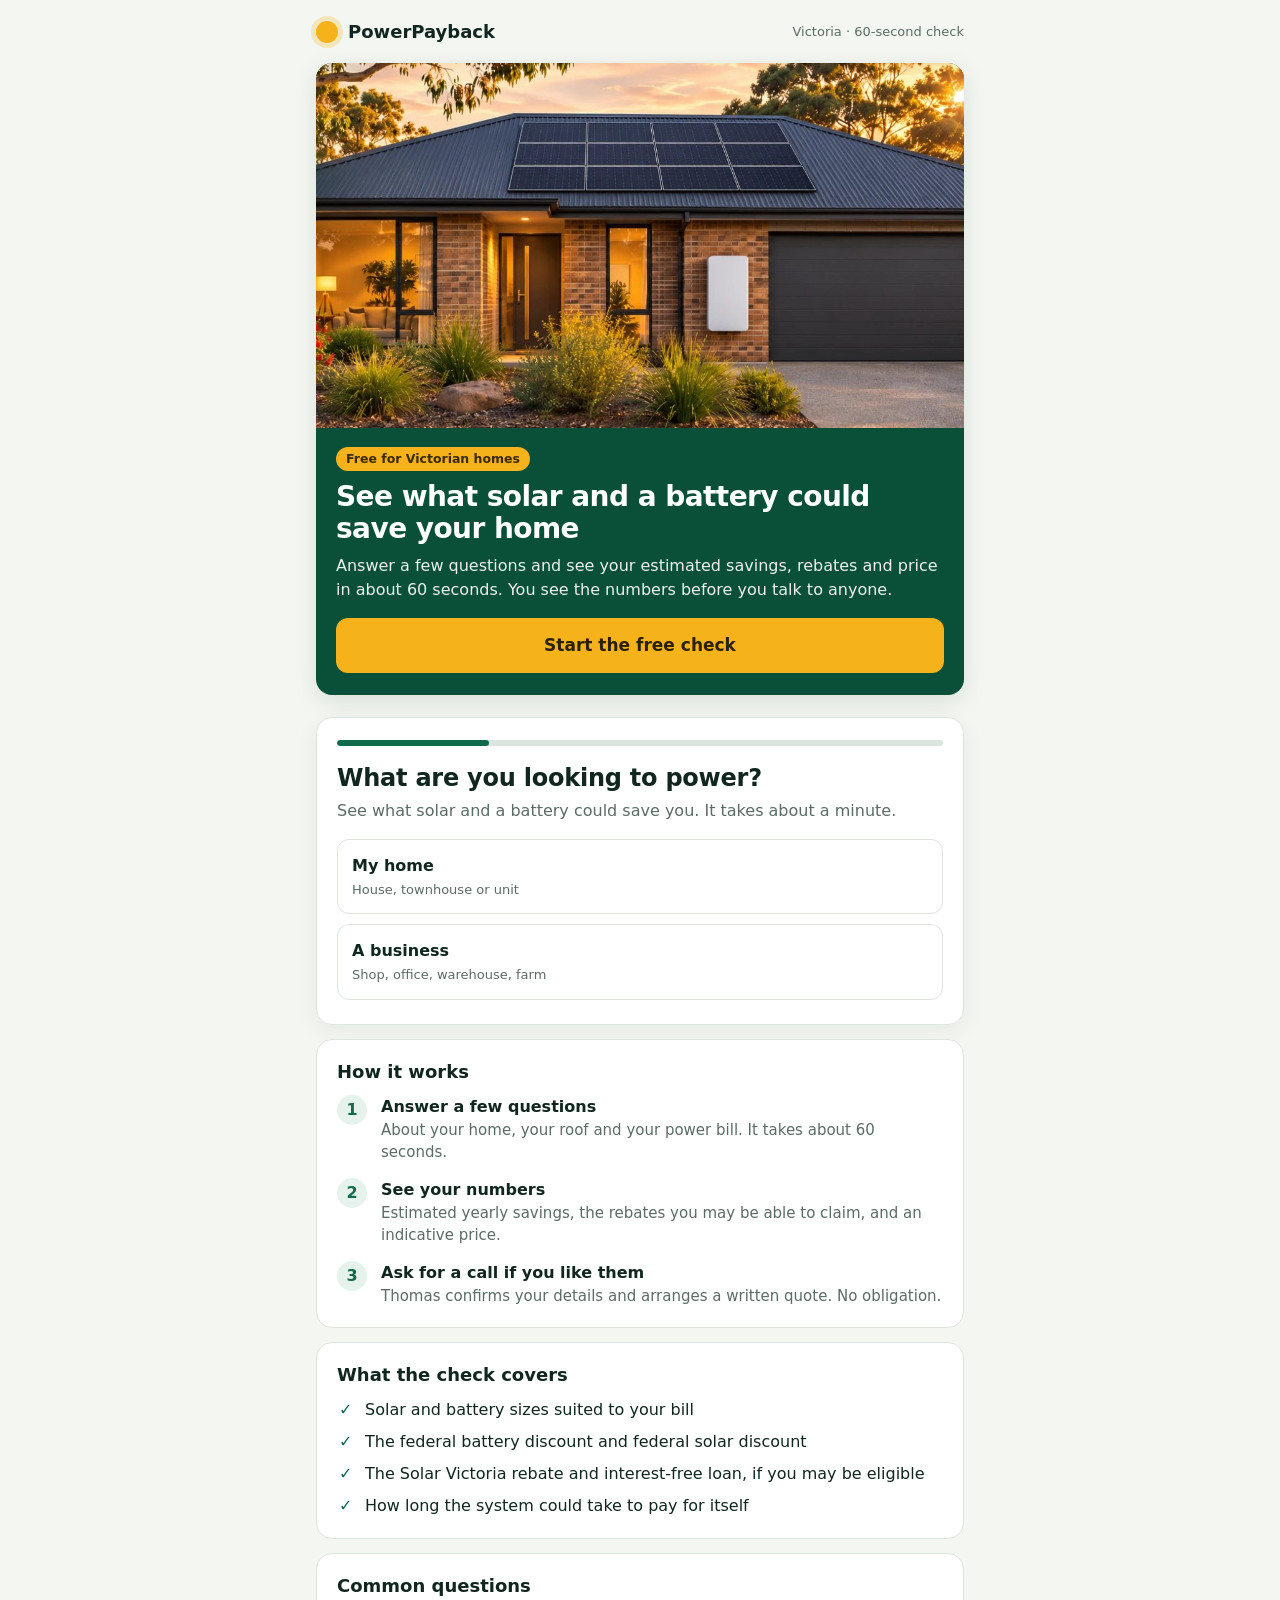
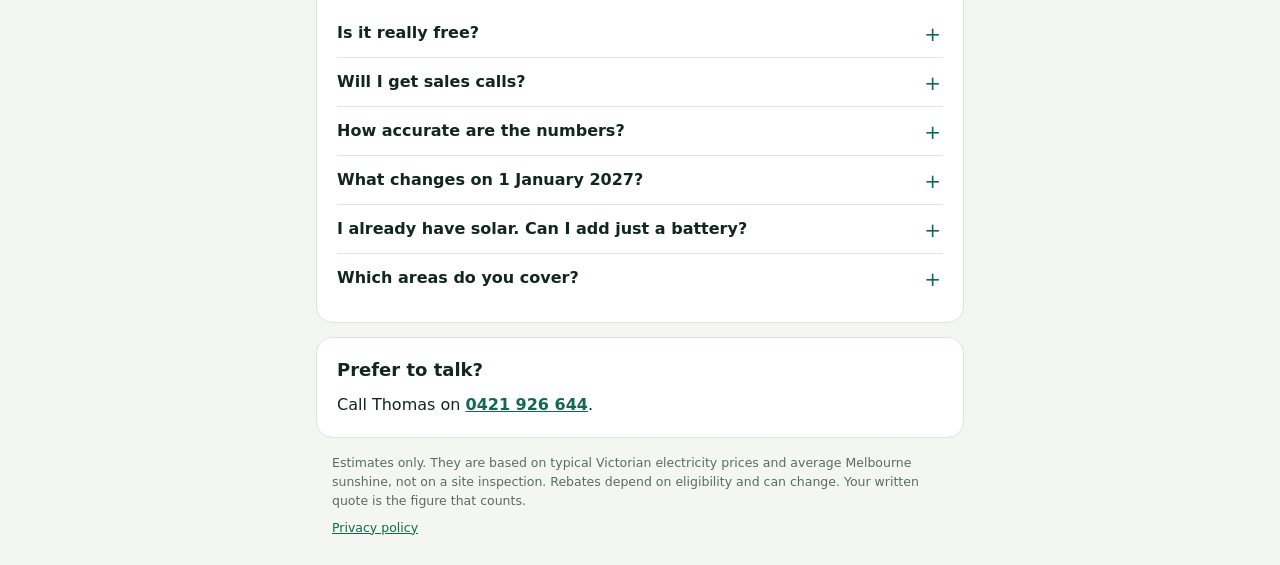
<file: index.html>
<!doctype html>
<html lang="en-AU">
<head>
<meta charset="utf-8">
<meta name="viewport" content="width=device-width, initial-scale=1">
<title>Solar &amp; Battery Savings Check for Victorian Homes | PowerPayback</title>
<link rel="canonical" href="https://getpowerpayback.com/">
<meta name="description" content="Free 60-second check for Victorian homes. See what solar and a battery could save you, which rebates you may be able to claim, and an indicative price.">
<link rel="icon" href="favicon.svg" type="image/svg+xml">
<meta property="og:type" content="website">
<meta property="og:site_name" content="PowerPayback">
<meta property="og:title" content="See what solar and a battery could save you">
<meta property="og:description" content="A free 60-second savings check for Victorian homes. See your estimated savings, rebates and price before you talk to anyone.">
<meta property="og:url" content="https://getpowerpayback.com/">
<meta property="og:image" content="https://getpowerpayback.com/assets/share.jpg">
<meta property="og:image:width" content="1200">
<meta property="og:image:height" content="630">
<meta name="twitter:card" content="summary_large_image">
<link rel="stylesheet" href="styles.css">
</head>
<body>
<header class="top">
  <div class="brand"><span class="sun" aria-hidden="true"></span><span id="brandName"></span></div>
  <div class="top-note">Victoria · 60-second check</div>
</header>

<!-- Shown to people who arrive without an ad tag (for example from the Facebook Page). -->
<section id="hero" class="home-hero" aria-label="About PowerPayback">
  <img src="assets/hero.jpg" width="1040" height="650" alt="A single-storey Victorian brick home with solar panels on the roof and a battery on the wall">
  <div class="home-hero-copy">
    <p class="kicker">Free for Victorian homes</p>
    <p class="home-title">See what solar and a battery could save your home</p>
    <p class="home-sub">Answer a few questions and see your estimated savings, rebates and price in about 60 seconds. You see the numbers before you talk to anyone.</p>
    <a class="btn" href="#app">Start the free check</a>
  </div>
</section>

<main id="app" class="card" aria-live="polite"></main>

<!-- Shown under the first question, hidden once the quiz is under way. -->
<div id="info" class="info">
  <section class="panel">
    <h2>How it works</h2>
    <ol class="how">
      <li><b>Answer a few questions</b><span>About your home, your roof and your power bill. It takes about 60 seconds.</span></li>
      <li><b>See your numbers</b><span>Estimated yearly savings, the rebates you may be able to claim, and an indicative price.</span></li>
      <li><b>Ask for a call if you like them</b><span><span class="salesName">A specialist</span> confirms your details and arranges a written quote. No obligation.</span></li>
    </ol>
  </section>

  <section class="panel">
    <h2>What the check covers</h2>
    <ul class="ticks">
      <li>Solar and battery sizes suited to your bill</li>
      <li>The federal battery discount and federal solar discount</li>
      <li>The Solar Victoria rebate and interest-free loan, if you may be eligible</li>
      <li>How long the system could take to pay for itself</li>
    </ul>
  </section>

  <section class="panel">
    <h2>Common questions</h2>
    <details>
      <summary>Is it really free?</summary>
      <p>Yes. The check is free and there is no obligation to buy anything.</p>
    </details>
    <details>
      <summary>Will I get sales calls?</summary>
      <p>Only if you ask for a quote at the end. You can see your estimate without entering any contact details. If you do ask for a quote, your details go only to the solar retailer and installer who would do the job, and you can opt out at any time. See our <a href="privacy.html">privacy policy</a>.</p>
    </details>
    <details>
      <summary>How accurate are the numbers?</summary>
      <p>They are estimates, based on typical Victorian electricity prices and average Melbourne sunshine. Your firm price comes in a written quote after your roof and switchboard are checked.</p>
    </details>
    <details>
      <summary>What changes on 1 January 2027?</summary>
      <p>The federal battery discount steps down on 1 January 2027. It is based on the date the battery is installed, not the date it is ordered.</p>
    </details>
    <details>
      <summary>I already have solar. Can I add just a battery?</summary>
      <p>Yes. Tell the check you already have panels and it will estimate what a battery alone could save you.</p>
    </details>
    <details>
      <summary>Which areas do you cover?</summary>
      <p>Homes in Victoria.</p>
    </details>
  </section>

  <section class="panel contact" id="contact" hidden>
    <h2>Prefer to talk?</h2>
    <p>Call <span class="salesName">us</span> on <a id="phoneLink" href="#"></a>.</p>
  </section>
</div>

<footer class="foot">
  <p>Estimates only. They are based on typical Victorian electricity prices and average Melbourne sunshine, not on a site inspection. Rebates depend on eligibility and can change. Your written quote is the figure that counts.</p>
  <p><a href="privacy.html">Privacy policy</a></p>
</footer>

<script src="config.js"></script>
<script src="calc.js"></script>
<script src="app.js"></script>
<script>
(function () {
  var C = window.SL_CONFIG || {};
  var app = document.getElementById("app");
  // Ad links carry a tag (?fb-deadline, ?fb-solar) and go straight to the quiz.
  if (!location.search) document.body.classList.add("home");

  // Ad visitors get a short opening above the first question that matches the ad they tapped.
  // "test-deadline" and "test-solar" show the same openings for checking.
  var tag = location.search.replace(/^\?/, "").split("&")[0].replace(/^test-/, "fb-");
  var step = C.rebates && C.rebates.batteryStepDown;
  var stepAhead = step && new Date(step.date + "T00:00:00") > new Date();
  var noDetails = " You see your numbers before you give any contact details.";
  var openings = {
    "fb-deadline": stepAhead && {
      title: "The battery discount drops on " + step.label,
      sub: "See what a battery could save your home, and what it would cost at today's discount." + noDetails },
    "fb-solar": {
      title: "Got solar? See what a battery would add",
      sub: "Use your spare solar power at night. See what a battery could save you, and what it would cost after the discounts." + noDetails },
    "fb-callback": {
      kicker: "Free call back for Victorian homes",
      title: "Thinking about solar or a battery?",
      sub: "Leave your number and " + (C.salesName || "a local solar specialist") + " will call you with straight answers on savings, rebates and price. No obligation." }
  };
  var opening = openings[tag];
  if (opening) {
    document.body.classList.add("ad");
    if (tag === "fb-callback") document.body.classList.add("callback");
    document.querySelector(".kicker").textContent = opening.kicker || "Free 60-second savings check";
    document.querySelector(".home-title").textContent = opening.title;
    document.querySelector(".home-sub").textContent = opening.sub;
  }

  if (C.salesName) {
    var names = document.querySelectorAll(".salesName");
    for (var i = 0; i < names.length; i++) names[i].textContent = C.salesName;
  }
  if (C.phone) {
    var a = document.getElementById("phoneLink");
    a.textContent = C.phone;
    a.href = "tel:" + C.phone.replace(/[^\d+]/g, "");
    document.getElementById("contact").hidden = false;
  }

  // Hide the hero and info sections once someone is past the first question.
  var h = app.querySelector("h1");
  var first = h ? h.textContent : "";
  function sync() {
    var now = app.querySelector("h1");
    document.body.classList.toggle("in-quiz", !now || now.textContent !== first);
  }
  new MutationObserver(sync).observe(app, { childList: true });
})();
</script>
</body>
</html>
</file>
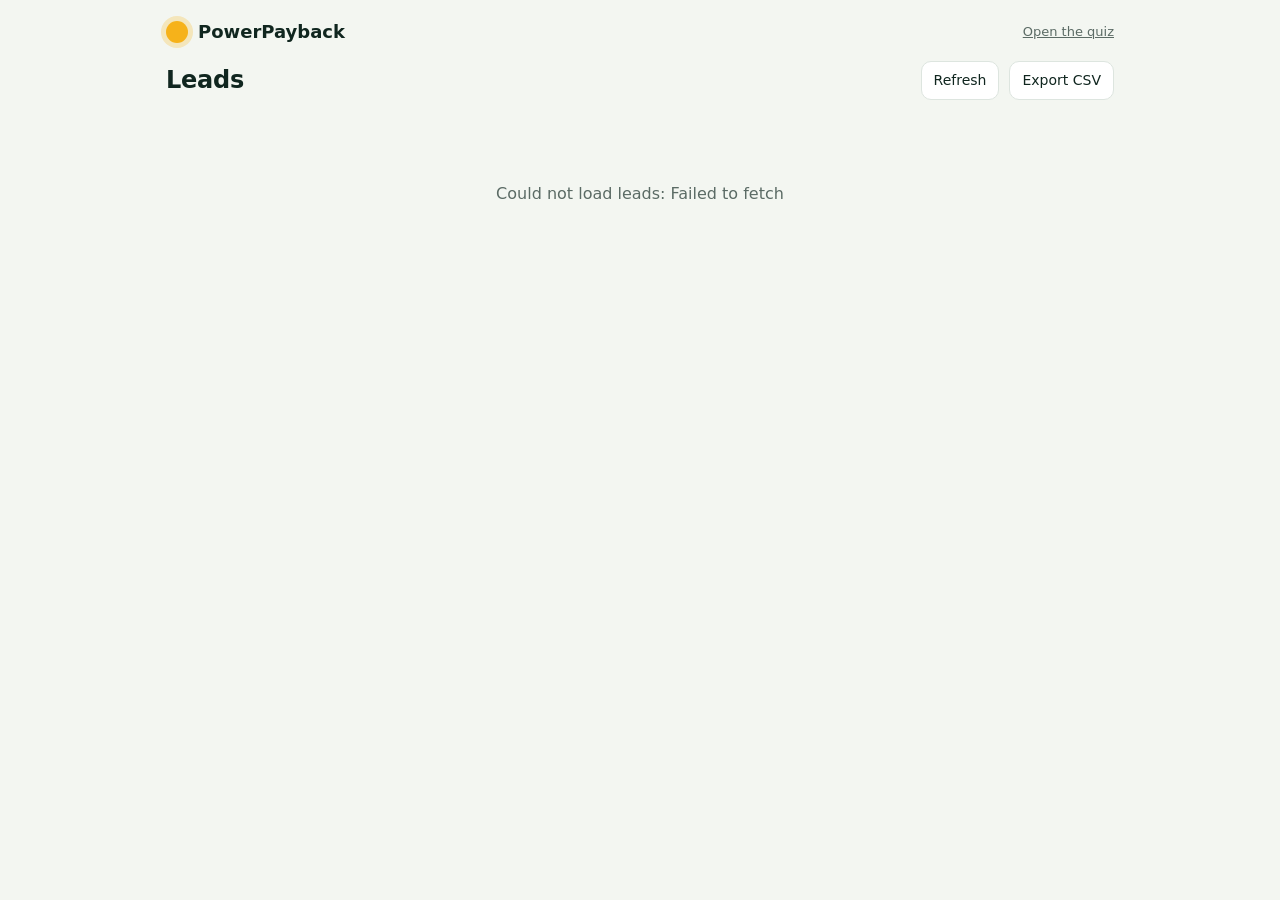
<file: dashboard.html>
<!doctype html>
<html lang="en-AU">
<head>
<meta charset="utf-8">
<meta name="viewport" content="width=device-width, initial-scale=1">
<meta name="robots" content="noindex">
<title>Lead Dashboard</title>
<link rel="stylesheet" href="styles.css">
<style>
  .wrap { width: 100%; max-width: 980px; margin: 0 auto; padding: 0 16px 40px; }
  .bar-top { display: flex; flex-wrap: wrap; gap: 10px; align-items: center; margin: 6px 0 14px; }
  .bar-top h1 { margin: 0; flex: 1 1 200px; }
  .chip { border: 1.5px solid var(--line); background: #fff; border-radius: 99px; padding: 7px 14px; font: inherit; font-size: 14px; cursor: pointer; color: var(--ink); }
  .chip.on { background: var(--ink); color: #fff; border-color: var(--ink); }
  .mini { border: 1.5px solid var(--line); background: #fff; border-radius: 10px; padding: 8px 12px; font: inherit; font-size: 14px; cursor: pointer; color: var(--ink); }
  .counts { display: grid; grid-template-columns: repeat(4, 1fr); gap: 8px; margin-bottom: 14px; }
  .lead { background: #fff; border: 1px solid var(--line); border-radius: 14px; padding: 14px 16px; margin-bottom: 10px; }
  .lead-head { display: flex; flex-wrap: wrap; gap: 8px 12px; align-items: center; }
  .lead-head .nm { font-weight: 700; font-size: 17px; flex: 1 1 160px; }
  .badge { font-size: 12.5px; font-weight: 700; color: #fff; border-radius: 99px; padding: 3px 10px; }
  .badge.Hot { background: var(--hot); } .badge.Warm { background: var(--warm); } .badge.Cold { background: var(--cold); }
  .lead a { color: var(--green); font-weight: 600; text-decoration: none; }
  .lead .meta { color: var(--muted); font-size: 14px; margin: 6px 0 0; }
  .lead .facts { font-size: 14px; margin: 6px 0 0; }
  .lead-foot { display: grid; grid-template-columns: 150px 1fr; gap: 8px; margin-top: 10px; }
  .lead-foot select, .lead-foot input { padding: 9px 10px; font-size: 14px; }
  .empty { text-align: center; color: var(--muted); padding: 40px 16px; }
  .mode { font-size: 13px; color: var(--muted); margin: 0 0 12px; }
  @media (max-width: 560px) { .counts { grid-template-columns: 1fr 1fr; } .lead-foot { grid-template-columns: 1fr; } }
</style>
</head>
<body>
<header class="top" style="max-width:980px">
  <div class="brand"><span class="sun" aria-hidden="true"></span><span id="brandName"></span></div>
  <div class="top-note"><a href="index.html" style="color:inherit">Open the quiz</a></div>
</header>
<div class="wrap">
  <div class="bar-top">
    <h1>Leads</h1>
    <button class="mini" id="refresh" type="button">Refresh</button>
    <button class="mini" id="export" type="button">Export CSV</button>
  </div>
  <p class="mode" id="mode"></p>
  <div class="counts" id="counts"></div>
  <div class="bar-top" id="filters"></div>
  <div id="list"></div>
</div>
<script src="config.js"></script>
<script src="dashboard.js"></script>
</body>
</html>
</file>
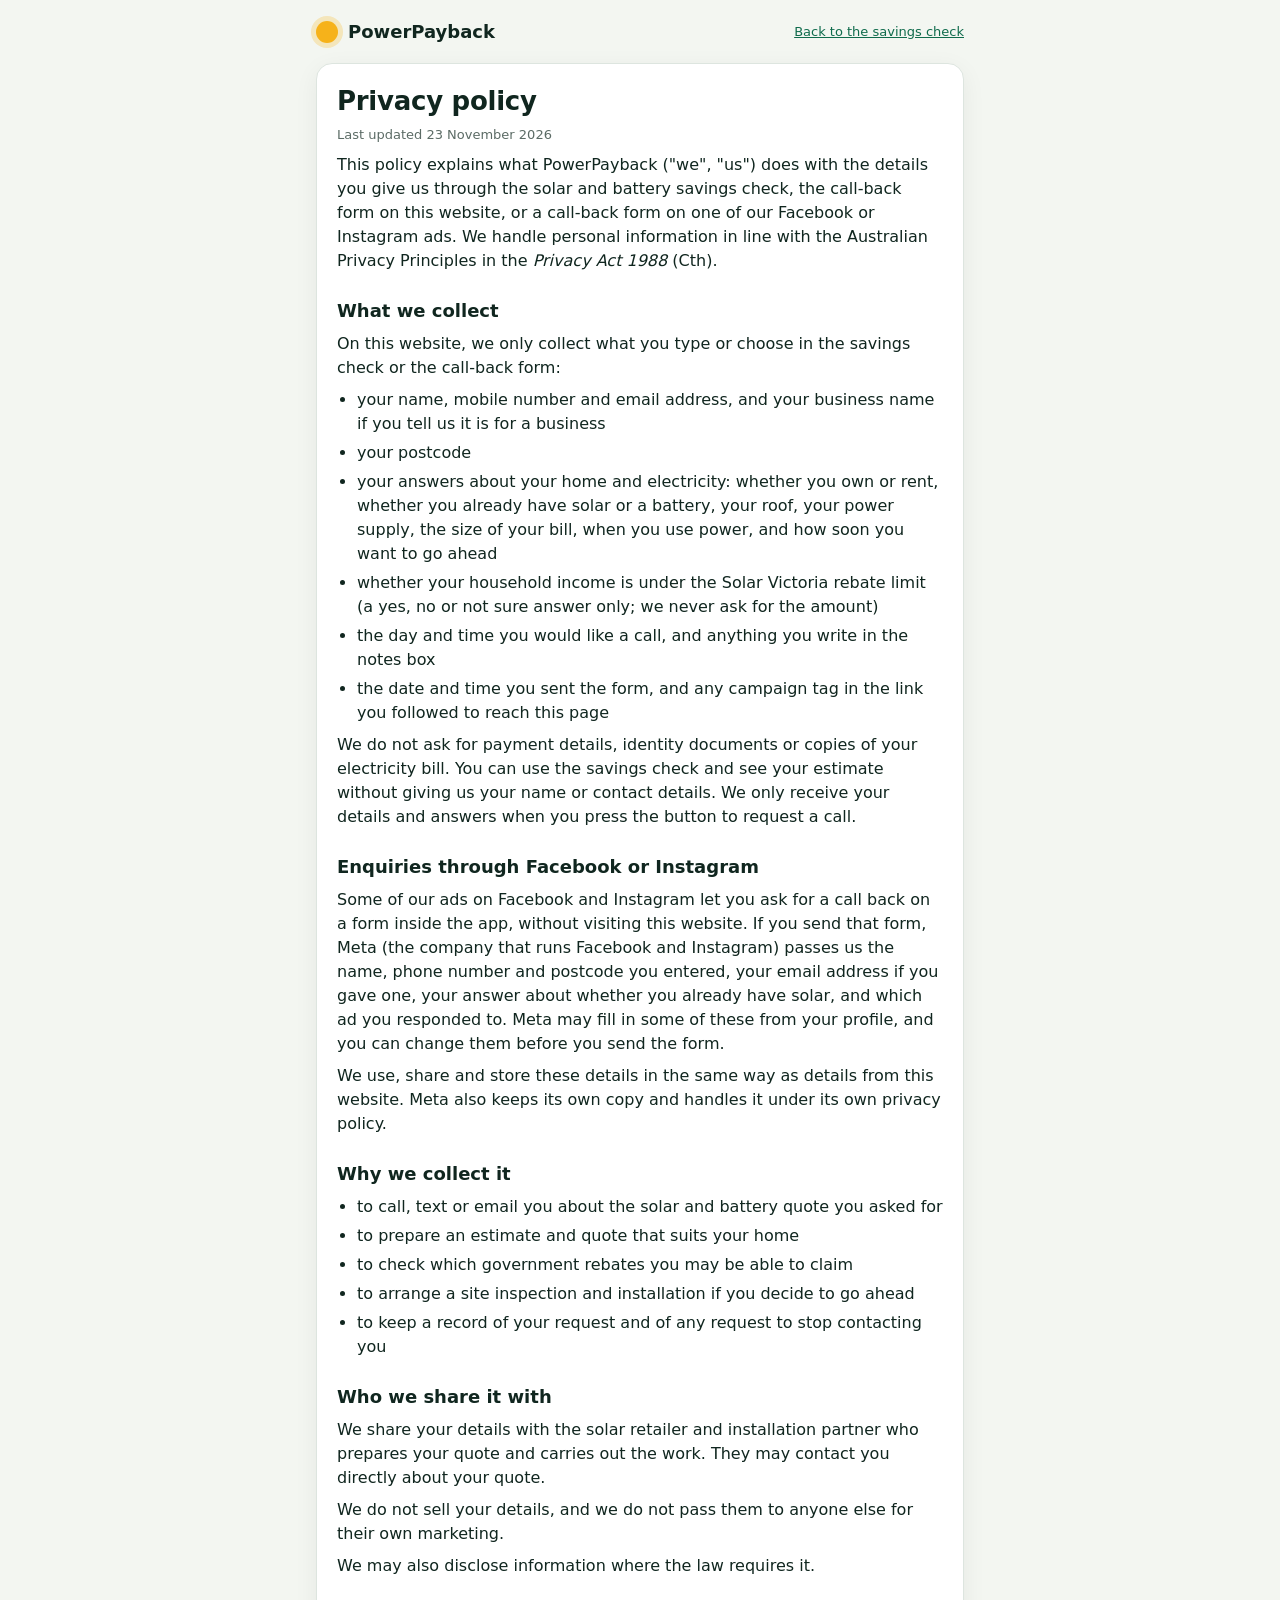
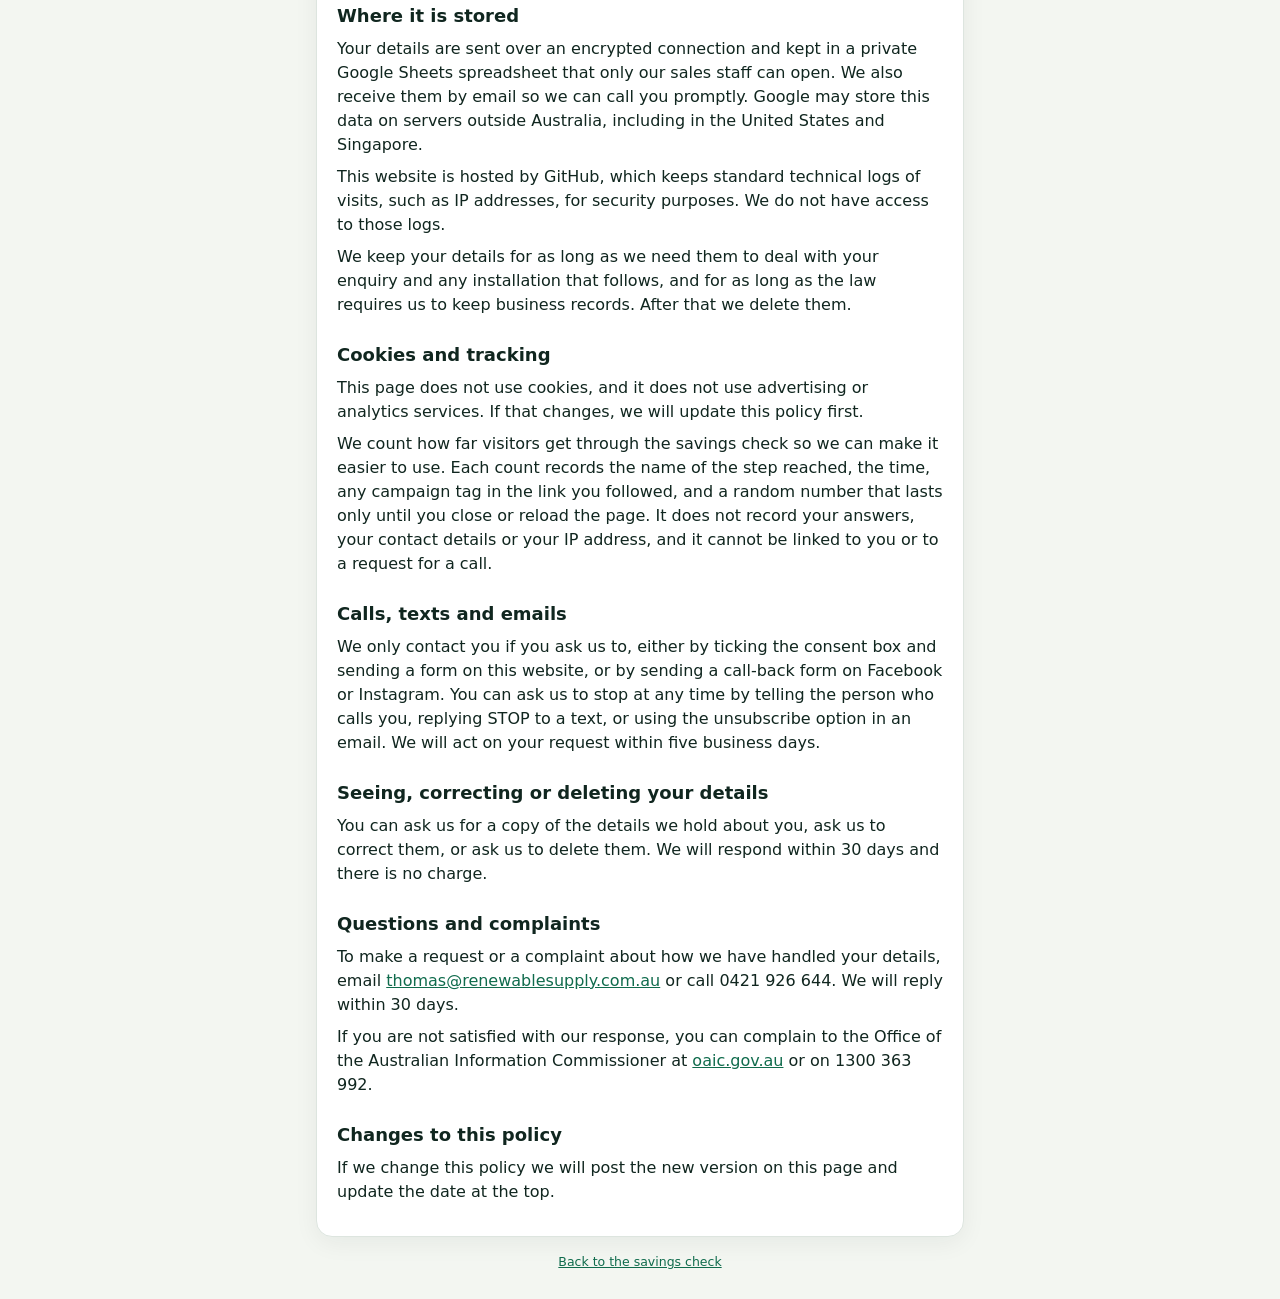
<file: privacy.html>
<!doctype html>
<html lang="en-AU">
<head>
<meta charset="utf-8">
<meta name="viewport" content="width=device-width, initial-scale=1">
<title>Privacy Policy | Solar &amp; Battery Savings Check</title>
<meta name="description" content="How we collect, use and protect the details you give us in the solar and battery savings check.">
<link rel="stylesheet" href="styles.css">
</head>
<body>
<header class="top">
  <div class="brand"><span class="sun" aria-hidden="true"></span><span id="brandName"></span></div>
  <div class="top-note"><a href="./">Back to the savings check</a></div>
</header>

<main class="card policy">
  <h1>Privacy policy</h1>
  <p class="fine">Last updated 23 November 2026</p>

  <p>This policy explains what <span class="co"></span> ("we", "us") does with the details you give us through the solar and battery savings check, the call-back form on this website, or a call-back form on one of our Facebook or Instagram ads. We handle personal information in line with the Australian Privacy Principles in the <em>Privacy Act 1988</em> (Cth).</p>

  <h2>What we collect</h2>
  <p>On this website, we only collect what you type or choose in the savings check or the call-back form:</p>
  <ul>
    <li>your name, mobile number and email address, and your business name if you tell us it is for a business</li>
    <li>your postcode</li>
    <li>your answers about your home and electricity: whether you own or rent, whether you already have solar or a battery, your roof, your power supply, the size of your bill, when you use power, and how soon you want to go ahead</li>
    <li>whether your household income is under the Solar Victoria rebate limit (a yes, no or not sure answer only; we never ask for the amount)</li>
    <li>the day and time you would like a call, and anything you write in the notes box</li>
    <li>the date and time you sent the form, and any campaign tag in the link you followed to reach this page</li>
  </ul>
  <p>We do not ask for payment details, identity documents or copies of your electricity bill. You can use the savings check and see your estimate without giving us your name or contact details. We only receive your details and answers when you press the button to request a call.</p>

  <h2>Enquiries through Facebook or Instagram</h2>
  <p>Some of our ads on Facebook and Instagram let you ask for a call back on a form inside the app, without visiting this website. If you send that form, Meta (the company that runs Facebook and Instagram) passes us the name, phone number and postcode you entered, your email address if you gave one, your answer about whether you already have solar, and which ad you responded to. Meta may fill in some of these from your profile, and you can change them before you send the form.</p>
  <p>We use, share and store these details in the same way as details from this website. Meta also keeps its own copy and handles it under its own privacy policy.</p>

  <h2>Why we collect it</h2>
  <ul>
    <li>to call, text or email you about the solar and battery quote you asked for</li>
    <li>to prepare an estimate and quote that suits your home</li>
    <li>to check which government rebates you may be able to claim</li>
    <li>to arrange a site inspection and installation if you decide to go ahead</li>
    <li>to keep a record of your request and of any request to stop contacting you</li>
  </ul>

  <h2>Who we share it with</h2>
  <p>We share your details with the solar retailer and installation partner who prepares your quote and carries out the work. They may contact you directly about your quote.</p>
  <p>We do not sell your details, and we do not pass them to anyone else for their own marketing.</p>
  <p>We may also disclose information where the law requires it.</p>

  <h2>Where it is stored</h2>
  <p>Your details are sent over an encrypted connection and kept in a private Google Sheets spreadsheet that only our sales staff can open. We also receive them by email so we can call you promptly. Google may store this data on servers outside Australia, including in the United States and Singapore.</p>
  <p>This website is hosted by GitHub, which keeps standard technical logs of visits, such as IP addresses, for security purposes. We do not have access to those logs.</p>
  <p>We keep your details for as long as we need them to deal with your enquiry and any installation that follows, and for as long as the law requires us to keep business records. After that we delete them.</p>

  <h2>Cookies and tracking</h2>
  <p>This page does not use cookies, and it does not use advertising or analytics services. If that changes, we will update this policy first.</p>
  <p>We count how far visitors get through the savings check so we can make it easier to use. Each count records the name of the step reached, the time, any campaign tag in the link you followed, and a random number that lasts only until you close or reload the page. It does not record your answers, your contact details or your IP address, and it cannot be linked to you or to a request for a call.</p>

  <h2>Calls, texts and emails</h2>
  <p>We only contact you if you ask us to, either by ticking the consent box and sending a form on this website, or by sending a call-back form on Facebook or Instagram. You can ask us to stop at any time by telling the person who calls you, replying STOP to a text, or using the unsubscribe option in an email. We will act on your request within five business days.</p>

  <h2>Seeing, correcting or deleting your details</h2>
  <p>You can ask us for a copy of the details we hold about you, ask us to correct them, or ask us to delete them. We will respond within 30 days and there is no charge.</p>

  <h2>Questions and complaints</h2>
  <p id="contactLine"></p>
  <p>If you are not satisfied with our response, you can complain to the Office of the Australian Information Commissioner at <a href="https://www.oaic.gov.au" rel="noopener">oaic.gov.au</a> or on 1300 363 992.</p>

  <h2>Changes to this policy</h2>
  <p>If we change this policy we will post the new version on this page and update the date at the top.</p>
</main>

<footer class="foot">
  <p><a href="./">Back to the savings check</a></p>
</footer>

<script src="config.js"></script>
<script>
(function () {
  var C = window.SL_CONFIG || {};
  var name = C.company || "We";
  document.getElementById("brandName").textContent = name;
  var spans = document.querySelectorAll(".co");
  for (var i = 0; i < spans.length; i++) spans[i].textContent = name;

  // Contact details come from config.js (privacyEmail and phone).
  var line = document.getElementById("contactLine");
  line.appendChild(document.createTextNode("To make a request or a complaint about how we have handled your details, "));
  var ways = [];
  if (C.privacyEmail) {
    var a = document.createElement("a");
    a.href = "mailto:" + C.privacyEmail;
    a.textContent = C.privacyEmail;
    ways.push(["email ", a]);
  }
  if (C.phone) ways.push(["call " + C.phone]);
  if (!ways.length) ways.push(["reply to any email or text we have sent you, or tell the person who calls you"]);
  ways.forEach(function (w, n) {
    if (n) line.appendChild(document.createTextNode(" or "));
    w.forEach(function (part) {
      line.appendChild(typeof part === "string" ? document.createTextNode(part) : part);
    });
  });
  line.appendChild(document.createTextNode(". We will reply within 30 days."));
})();
</script>
</body>
</html>
</file>
<file: styles.css>
:root {
  --ink: #10261f;
  --muted: #5b6b65;
  --bg: #f3f6f1;
  --card: #ffffff;
  --line: #dde5df;
  --green: #0f6b4c;
  --green-dark: #0a4f38;
  --green-soft: #e6f3ed;
  --sun: #f6b21a;
  --hot: #c8371d;
  --warm: #c77f0a;
  --cold: #4a6a8a;
  --radius: 16px;
}
* { box-sizing: border-box; }
html { -webkit-text-size-adjust: 100%; }
body {
  margin: 0; background: var(--bg); color: var(--ink);
  font: 16px/1.5 system-ui, -apple-system, "Segoe UI", Roboto, Arial, sans-serif;
  min-height: 100vh; display: flex; flex-direction: column;
}
.top {
  display: flex; justify-content: space-between; align-items: center; gap: 12px;
  width: 100%; max-width: 680px; margin: 0 auto; padding: 18px 16px 10px;
}
.brand { display: flex; align-items: center; gap: 10px; font-weight: 700; font-size: 18px; }
.sun {
  width: 22px; height: 22px; border-radius: 50%; background: var(--sun);
  box-shadow: 0 0 0 5px rgba(246,178,26,.25);
}
.top-note { color: var(--muted); font-size: 13px; }
.card {
  width: calc(100% - 32px); max-width: 648px; margin: 8px auto 0;
  background: var(--card); border: 1px solid var(--line); border-radius: var(--radius);
  padding: 22px 20px 24px; box-shadow: 0 6px 24px rgba(16,38,31,.06);
}
.foot { max-width: 648px; margin: 0 auto; padding: 16px 16px 28px; color: var(--muted); font-size: 12.5px; }
.foot p { margin: 0; }
.foot p + p { margin-top: 8px; }
.foot a, .consent a, .top-note a, .policy a { color: var(--green); }
.policy h1 { margin: 0 0 2px; font-size: 26px; }
.policy h2 { margin: 24px 0 6px; font-size: 18px; }
.policy p { margin: 8px 0; }
.policy ul { margin: 8px 0; padding-left: 20px; }
.policy li { margin: 5px 0; }

.progress { height: 6px; background: var(--line); border-radius: 99px; overflow: hidden; margin-bottom: 18px; }
.progress > i { display: block; height: 100%; background: var(--green); border-radius: 99px; transition: width .25s; }
.back {
  display: block; background: none; border: 0; color: var(--muted); font: inherit; font-size: 14px;
  padding: 4px 0; margin-bottom: 6px; cursor: pointer;
}
.back:hover { color: var(--ink); }
h1 { font-size: 24px; line-height: 1.2; margin: 0 0 6px; letter-spacing: -.01em; }
h2 { font-size: 18px; margin: 22px 0 8px; }
.sub { color: var(--muted); margin: 0 0 16px; }

.options { display: grid; gap: 10px; }
.options.two { grid-template-columns: 1fr 1fr; }
.opt {
  display: block; width: 100%; text-align: left; cursor: pointer;
  background: #fff; border: 1.5px solid var(--line); border-radius: 12px;
  padding: 14px 14px; font: inherit; color: var(--ink);
  transition: border-color .12s, background .12s;
}
.opt:hover, .opt:focus-visible { border-color: var(--green); outline: none; }
.opt.on { border-color: var(--green); background: var(--green-soft); }
.opt b { display: block; font-weight: 600; }
.opt small { display: block; color: var(--muted); font-size: 13px; margin-top: 2px; }

.btn {
  display: block; width: 100%; margin-top: 16px; cursor: pointer;
  background: var(--green); color: #fff; border: 0; border-radius: 12px;
  padding: 15px 16px; font: inherit; font-weight: 700; font-size: 17px;
}
.btn:hover { background: var(--green-dark); }
.btn[disabled] { opacity: .5; cursor: not-allowed; }

.days { display: flex; flex-wrap: wrap; gap: 8px; }
.day {
  border: 1.5px solid var(--line); background: #fff; color: var(--ink); cursor: pointer;
  border-radius: 10px; padding: 10px 12px; font: inherit; font-size: 14.5px;
}
.day:hover, .day:focus-visible { border-color: var(--green); outline: none; }
.day.on { border-color: var(--green); background: var(--green-soft); font-weight: 600; }
label.f, span.f { display: block; font-weight: 600; font-size: 14px; margin: 12px 0 4px; }
textarea { resize: vertical; min-height: 84px; line-height: 1.4; }
textarea:focus { outline: none; border-color: var(--green); }
input[type=text], input[type=tel], input[type=email], select, textarea {
  width: 100%; padding: 13px 12px; font: inherit; font-size: 16px; color: var(--ink);
  border: 1.5px solid var(--line); border-radius: 10px; background: #fff;
}
input:focus, select:focus { outline: none; border-color: var(--green); }
.err { color: var(--hot); font-size: 14px; margin: 8px 0 0; min-height: 1.2em; }
.hp { position: absolute; left: -9999px; width: 1px; height: 1px; overflow: hidden; }

.bill-big { font-size: 40px; font-weight: 800; letter-spacing: -.02em; text-align: center; margin: 6px 0 0; }
.bill-big small { font-size: 15px; font-weight: 500; color: var(--muted); }
input[type=range] { width: 100%; margin: 14px 0 4px; accent-color: var(--green); height: 32px; }
.range-ends { display: flex; justify-content: space-between; color: var(--muted); font-size: 13px; }

.hero {
  background: var(--green); color: #fff; border-radius: 14px; padding: 18px 18px 16px; margin: 4px 0 14px;
}
.hero .k { font-size: 14px; opacity: .85; }
.hero .v { font-size: 34px; font-weight: 800; letter-spacing: -.02em; line-height: 1.15; margin: 2px 0; }
.hero .n { font-size: 14px; opacity: .9; }
.pill {
  display: inline-block; background: var(--sun); color: #3b2a00; font-weight: 700;
  font-size: 12.5px; padding: 3px 10px; border-radius: 99px; margin-bottom: 8px;
}
.stats { display: grid; grid-template-columns: repeat(3, 1fr); gap: 8px; margin-bottom: 6px; }
.stat { border: 1px solid var(--line); border-radius: 12px; padding: 10px 10px; }
.stat .k { color: var(--muted); font-size: 12.5px; }
.stat .v { font-weight: 700; font-size: 17px; }

.bars { margin: 10px 0 2px; }
.bar-row { display: grid; grid-template-columns: 84px 1fr 70px; align-items: center; gap: 8px; margin: 6px 0; font-size: 14px; }
.bar { height: 16px; border-radius: 6px; background: #c9d3cd; }
.bar.after { background: var(--green); }
.bar-row .amt { text-align: right; font-weight: 600; }

table.cost { width: 100%; border-collapse: collapse; font-size: 15px; }
table.cost td { padding: 8px 0; border-bottom: 1px solid var(--line); }
table.cost td:last-child { text-align: right; font-weight: 600; white-space: nowrap; }
table.cost tr.less td:last-child { color: var(--green); }
table.cost tr.total td { border-bottom: 0; font-weight: 800; font-size: 17px; padding-top: 12px; }
.fine { color: var(--muted); font-size: 13px; margin: 8px 0 0; }

.deadline {
  background: #fff6dc; border: 1px solid #f0d58a; border-left: 5px solid var(--sun);
  border-radius: 10px; padding: 12px 14px; margin-top: 16px; color: #4a3800; font-size: 14.5px;
}
.deadline b { display: block; font-size: 16px; margin-bottom: 2px; }
.fine.alt { margin: 2px 0 0; padding-left: 12px; color: var(--ink); }
.capture { border-top: 1px solid var(--line); margin-top: 20px; padding-top: 4px; }
.consent { display: flex; gap: 10px; align-items: flex-start; margin-top: 14px; font-size: 13.5px; color: var(--muted); }
.consent input { width: 20px; height: 20px; margin-top: 1px; flex: none; accent-color: var(--green); }

.steps-next { margin: 12px 0 0; padding-left: 20px; }
.steps-next li { margin: 6px 0; }
.demo-note {
  background: #fff6dc; border: 1px solid #f0d58a; color: #5a4300;
  border-radius: 10px; padding: 10px 12px; font-size: 13.5px; margin-top: 16px;
}
.demo-note a { color: inherit; font-weight: 700; }

/* Home page sections around the quiz */
html { scroll-behavior: smooth; }
#app { scroll-margin-top: 12px; }
.home-hero { display: none; }
body.home .home-hero, body.ad .home-hero {
  display: block; width: calc(100% - 32px); max-width: 648px; margin: 8px auto 14px;
  background: var(--green-dark); color: #fff; border-radius: var(--radius); overflow: hidden;
  box-shadow: 0 6px 24px rgba(16,38,31,.10);
}
.home-hero img { display: block; width: 100%; height: auto; aspect-ratio: 16 / 9; object-fit: cover; object-position: center 60%; }
.home-hero-copy { padding: 18px 20px 22px; }
.kicker {
  display: inline-block; margin: 0 0 10px; background: var(--sun); color: #3b2a00;
  font-weight: 700; font-size: 12.5px; padding: 3px 10px; border-radius: 99px;
}
.home-title { margin: 0 0 8px; font-size: 28px; line-height: 1.15; font-weight: 800; letter-spacing: -.02em; }
.home-sub { margin: 0; font-size: 16px; opacity: .92; }
a.btn { text-align: center; text-decoration: none; }
.home-hero .btn { background: var(--sun); color: #2c2000; }
.home-hero .btn:hover { background: #ffc93c; }
/* Ad visitors: shorter photo and no button, so the first question sits on the first screen. */
body.ad .home-hero { margin-bottom: 10px; }
body.ad .home-hero img { aspect-ratio: 5 / 2; }
body.ad .home-hero .btn { display: none; }
body.ad .home-hero-copy { padding: 14px 18px 16px; }
body.ad .home-title { font-size: 22px; }
body.ad .home-sub { font-size: 15px; }
/* Call-back page: the quiz explainers do not apply. */
body.callback .info .panel:nth-child(1), body.callback .info .panel:nth-child(2) { display: none; }
body.callback .top-note { display: none; }

.info { width: calc(100% - 32px); max-width: 648px; margin: 14px auto 0; display: grid; gap: 14px; }
.panel {
  background: var(--card); border: 1px solid var(--line); border-radius: var(--radius);
  padding: 18px 20px 20px;
}
.panel h2 { margin: 0 0 10px; }
.panel p { margin: 0; }
.how { list-style: none; margin: 0; padding: 0; counter-reset: how; display: grid; gap: 14px; }
.how li { counter-increment: how; position: relative; padding-left: 44px; }
.how li::before {
  content: counter(how); position: absolute; left: 0; top: 0; width: 30px; height: 30px; border-radius: 50%;
  background: var(--green-soft); color: var(--green); font-weight: 800; display: grid; place-items: center;
}
.how b { display: block; }
.how li > span { display: block; color: var(--muted); font-size: 15px; }
.ticks { list-style: none; margin: 0; padding: 0; display: grid; gap: 8px; }
.ticks li { position: relative; padding-left: 28px; }
.ticks li::before { content: "✓"; position: absolute; left: 2px; top: 0; color: var(--green); font-weight: 800; }
details { border-top: 1px solid var(--line); }
details:first-of-type { border-top: 0; }
summary { cursor: pointer; font-weight: 600; padding: 12px 24px 12px 0; list-style: none; position: relative; }
summary::-webkit-details-marker { display: none; }
summary::after { content: "+"; position: absolute; right: 2px; top: 10px; font-size: 20px; color: var(--green); font-weight: 400; }
details[open] summary::after { content: "–"; }
summary:focus-visible { outline: 2px solid var(--green); outline-offset: 2px; border-radius: 6px; }
details p { margin: 0 0 14px; color: var(--muted); font-size: 15px; }
.panel a { color: var(--green); }
.contact a { font-weight: 700; white-space: nowrap; }
body.in-quiz .home-hero, body.in-quiz .info { display: none; }

@media (max-width: 420px) {
  .home-title { font-size: 24px; }
  h1 { font-size: 21px; }
  .hero .v { font-size: 28px; }
  .options.two { grid-template-columns: 1fr; }
  .stats { grid-template-columns: 1fr 1fr; }
  .stats .stat:last-child { grid-column: 1 / -1; }
  .top-note { display: none; }
}
</file>
